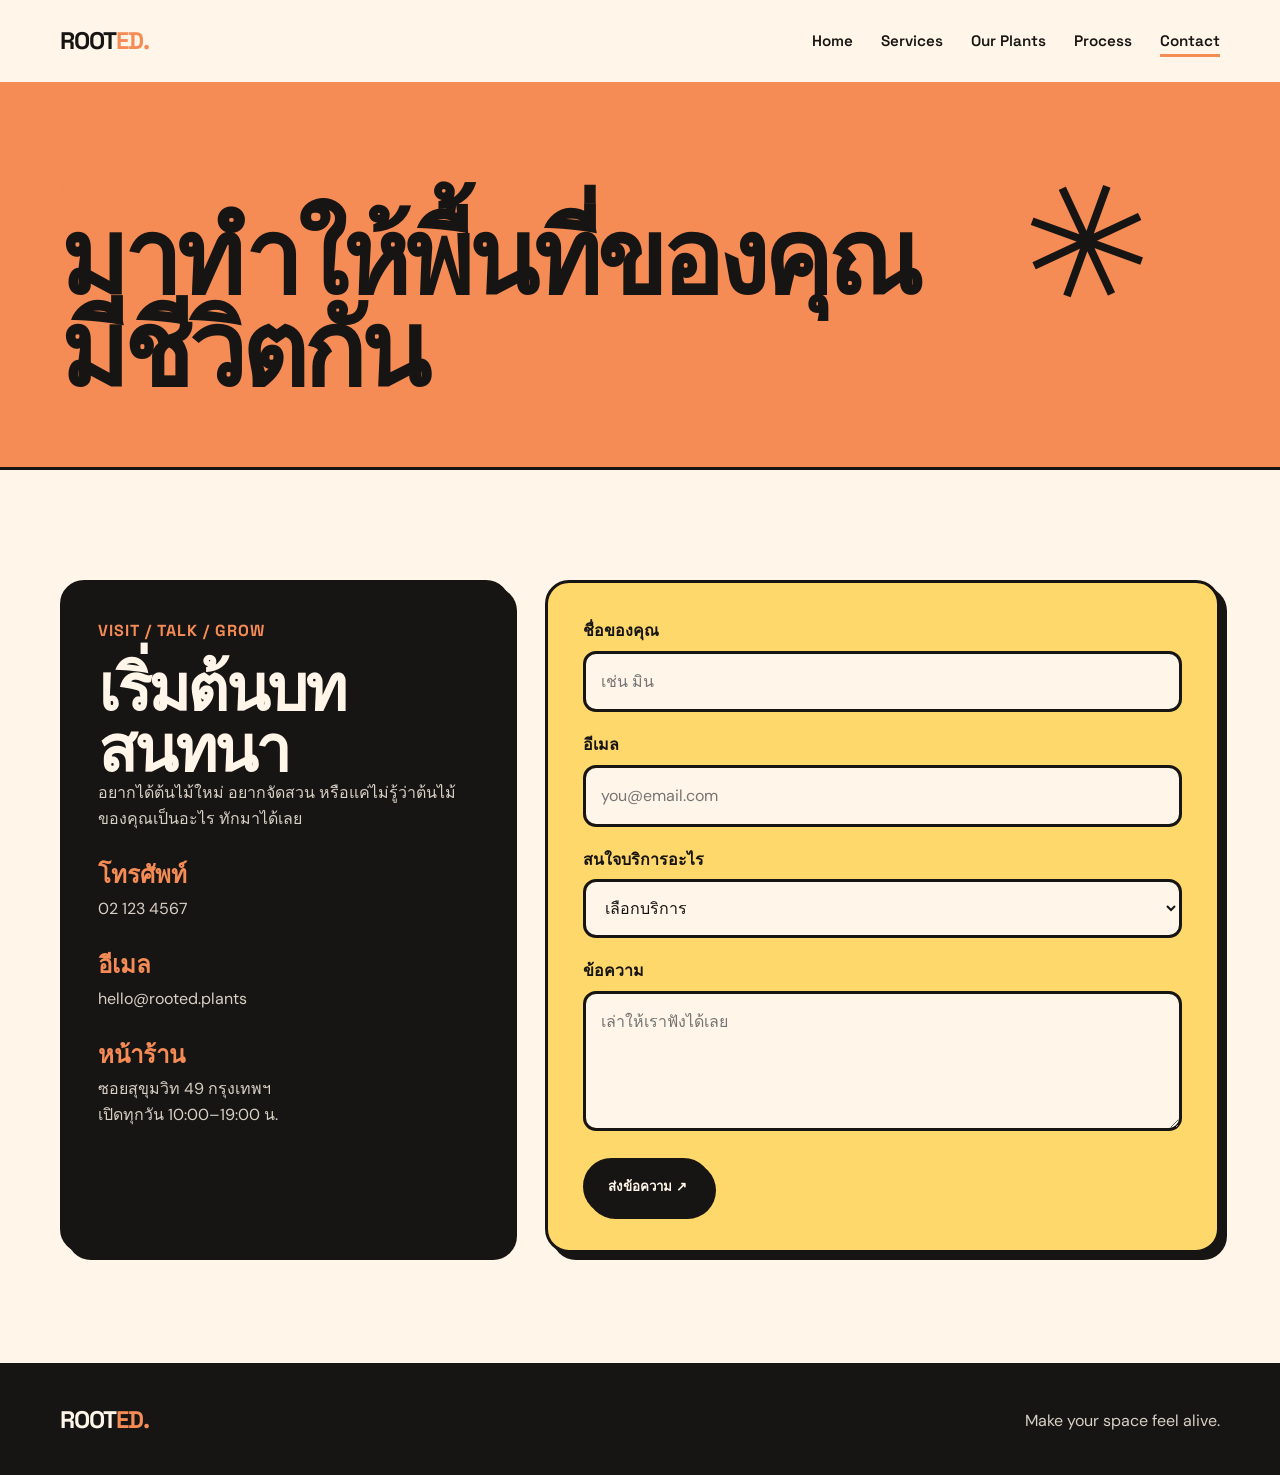
<file: contact.html>
<!DOCTYPE html>
<html lang="th">
<head>
  <meta charset="UTF-8">
  <meta name="viewport" content="width=device-width, initial-scale=1.0">
  <title>Contact — ROOTED</title>
  <link rel="stylesheet" href="styles.css">
</head>
<body>

<header class="site-header">
  <div class="container navbar">
    <a href="index.html" class="logo">ROOT<span>ED.</span></a>
    <button class="menu-toggle">☰</button>
    <ul class="nav-links">
      <li><a href="index.html">Home</a></li>
      <li><a href="services.html">Services</a></li>
      <li><a href="work.html">Our Plants</a></li>
      <li><a href="process.html">Process</a></li>
      <li><a href="contact.html">Contact</a></li>
    </ul>
  </div>
</header>

<section class="page-header">
  <div class="container">
    <span class="eyebrow">Say hello</span>
    <h1>มาทำให้พื้นที่ของคุณมีชีวิตกัน</h1>
  </div>
</section>

<main>
  <section class="section">
    <div class="container contact-layout">
      <div class="contact-info reveal">
        <span class="eyebrow">Visit / Talk / Grow</span>
        <h2>เริ่มต้นบทสนทนา</h2>
        <p>อยากได้ต้นไม้ใหม่ อยากจัดสวน หรือแค่ไม่รู้ว่าต้นไม้ของคุณเป็นอะไร ทักมาได้เลย</p>

        <h3>โทรศัพท์</h3>
        <p>02 123 4567</p>

        <h3>อีเมล</h3>
        <p>hello@rooted.plants</p>

        <h3>หน้าร้าน</h3>
        <p>ซอยสุขุมวิท 49 กรุงเทพฯ<br>เปิดทุกวัน 10:00–19:00 น.</p>
      </div>

      <form class="contact-form reveal">
        <div class="form-group">
          <label for="name">ชื่อของคุณ</label>
          <input id="name" type="text" placeholder="เช่น มิน" required>
        </div>

        <div class="form-group">
          <label for="email">อีเมล</label>
          <input id="email" type="email" placeholder="you@email.com" required>
        </div>

        <div class="form-group">
          <label for="service">สนใจบริการอะไร</label>
          <select id="service">
            <option>เลือกบริการ</option>
            <option>ซื้อต้นไม้</option>
            <option>Plant Styling</option>
            <option>Plant Care</option>
            <option>Plant Gifting</option>
          </select>
        </div>

        <div class="form-group">
          <label for="message">ข้อความ</label>
          <textarea id="message" placeholder="เล่าให้เราฟังได้เลย"></textarea>
        </div>

        <button type="submit" class="btn btn-dark">ส่งข้อความ ↗</button>
      </form>
    </div>
  </section>
</main>

<footer>
  <div class="container footer-inner">
    <div class="logo">ROOT<span>ED.</span></div>
    <p>Make your space feel alive.</p>
  </div>
</footer>

<script src="script.js"></script>
</body>
</html>
</file>
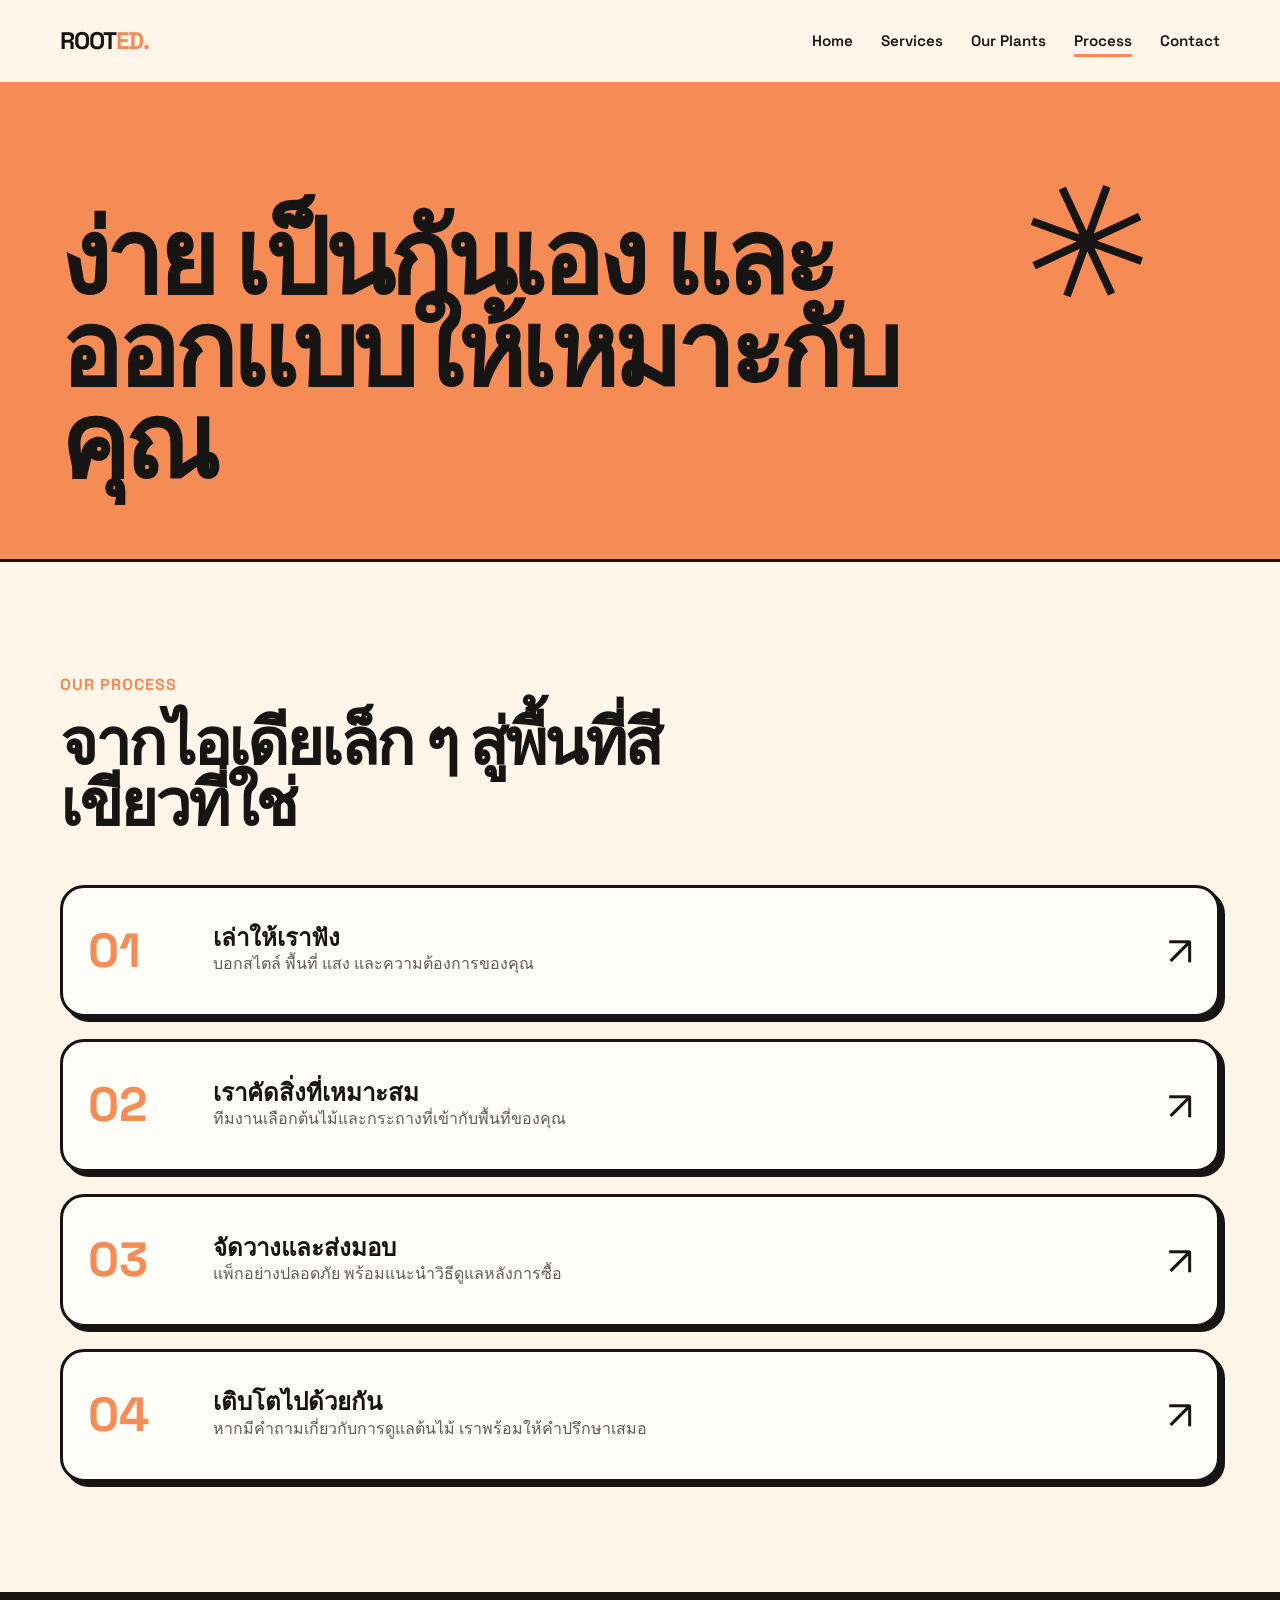
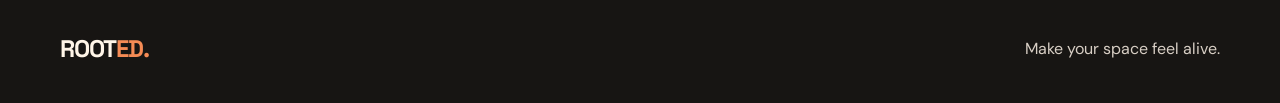
<file: process.html>
<!DOCTYPE html>
<html lang="th">
<head>
  <meta charset="UTF-8">
  <meta name="viewport" content="width=device-width, initial-scale=1.0">
  <title>Process — ROOTED</title>
  <link rel="stylesheet" href="styles.css">
</head>
<body>

<header class="site-header">
  <div class="container navbar">
    <a href="index.html" class="logo">ROOT<span>ED.</span></a>
    <button class="menu-toggle">☰</button>
    <ul class="nav-links">
      <li><a href="index.html">Home</a></li>
      <li><a href="services.html">Services</a></li>
      <li><a href="work.html">Our Plants</a></li>
      <li><a href="process.html">Process</a></li>
      <li><a href="contact.html">Contact</a></li>
    </ul>
  </div>
</header>

<section class="page-header">
  <div class="container">
    <span class="eyebrow">How it works</span>
    <h1>ง่าย เป็นกันเอง และออกแบบให้เหมาะกับคุณ</h1>
  </div>
</section>

<main>
  <section class="section">
    <div class="container">
      <div class="section-title reveal">
        <span class="eyebrow">Our process</span>
        <h2>จากไอเดียเล็ก ๆ สู่พื้นที่สีเขียวที่ใช่</h2>
      </div>

      <div class="process-list">
        <article class="process-item reveal">
          <div class="process-number">01</div>
          <div>
            <h3>เล่าให้เราฟัง</h3>
            <p>บอกสไตล์ พื้นที่ แสง และความต้องการของคุณ</p>
          </div>
          <div class="process-arrow">↗</div>
        </article>

        <article class="process-item reveal">
          <div class="process-number">02</div>
          <div>
            <h3>เราคัดสิ่งที่เหมาะสม</h3>
            <p>ทีมงานเลือกต้นไม้และกระถางที่เข้ากับพื้นที่ของคุณ</p>
          </div>
          <div class="process-arrow">↗</div>
        </article>

        <article class="process-item reveal">
          <div class="process-number">03</div>
          <div>
            <h3>จัดวางและส่งมอบ</h3>
            <p>แพ็กอย่างปลอดภัย พร้อมแนะนำวิธีดูแลหลังการซื้อ</p>
          </div>
          <div class="process-arrow">↗</div>
        </article>

        <article class="process-item reveal">
          <div class="process-number">04</div>
          <div>
            <h3>เติบโตไปด้วยกัน</h3>
            <p>หากมีคำถามเกี่ยวกับการดูแลต้นไม้ เราพร้อมให้คำปรึกษาเสมอ</p>
          </div>
          <div class="process-arrow">↗</div>
        </article>
      </div>
    </div>
  </section>
</main>

<footer>
  <div class="container footer-inner">
    <div class="logo">ROOT<span>ED.</span></div>
    <p>Make your space feel alive.</p>
  </div>
</footer>

<script src="script.js"></script>
</body>
</html>
</file>
<file: styles.css>
@import url('https://fonts.googleapis.com/css2?family=DM+Sans:wght@400;500;700&family=Space+Grotesk:wght@400;500;600;700&display=swap');

:root {
  --orange: #f58b55;
  --orange-light: #ffb083;
  --cream: #fff5e8;
  --yellow: #ffd86b;
  --green: #6f9275;
  --black: #171513;
  --white: #fffdf8;
  --border: 3px solid var(--black);
  --shadow: 7px 7px 0 var(--black);
  --radius: 24px;
}

* {
  box-sizing: border-box;
  margin: 0;
  padding: 0;
}

html {
  scroll-behavior: smooth;
}

body {
  background: var(--cream);
  color: var(--black);
  font-family: "DM Sans", sans-serif;
  line-height: 1.6;
  overflow-x: hidden;
}

h1, h2, h3, h4, .logo, .nav-links a, .button {
  font-family: "Space Grotesk", sans-serif;
}

img {
  width: 100%;
  display: block;
  object-fit: cover;
}

a {
  color: inherit;
  text-decoration: none;
}

.container {
  width: min(1160px, calc(100% - 40px));
  margin: auto;
}

.section {
  padding: 110px 0;
  position: relative;
}

.section-title {
  max-width: 700px;
  margin-bottom: 50px;
}

.eyebrow {
  display: inline-block;
  margin-bottom: 15px;
  color: var(--orange);
  font-family: "Space Grotesk", sans-serif;
  font-weight: 700;
  text-transform: uppercase;
  letter-spacing: 1px;
}

h1 {
  font-size: clamp(3.5rem, 8vw, 7.5rem);
  line-height: .9;
  letter-spacing: -5px;
}

h2 {
  font-size: clamp(2.4rem, 5vw, 4.8rem);
  line-height: .95;
  letter-spacing: -3px;
}

h3 {
  font-size: 1.5rem;
  line-height: 1.1;
}

p {
  color: #625b54;
}

.btn {
  display: inline-flex;
  align-items: center;
  gap: 10px;
  padding: 15px 22px;
  border: var(--border);
  border-radius: 100px;
  background: var(--orange);
  color: var(--black);
  font-weight: 700;
  box-shadow: 4px 4px 0 var(--black);
  transition: .25s ease;
}

.btn:hover {
  transform: translate(4px, 4px);
  box-shadow: 0 0 0 var(--black);
  background: var(--yellow);
}

.btn-dark {
  background: var(--black);
  color: var(--cream);
}

.btn-light {
  background: var(--white);
}

/* Navigation */
.site-header {
  position: relative;
  z-index: 20;
  padding: 22px 0;
}

.navbar {
  display: flex;
  align-items: center;
  justify-content: space-between;
}

.logo {
  font-size: 1.5rem;
  font-weight: 700;
  letter-spacing: -1px;
}

.logo span {
  color: var(--orange);
}

.nav-links {
  display: flex;
  align-items: center;
  gap: 28px;
  list-style: none;
}

.nav-links a {
  position: relative;
  font-size: .95rem;
  font-weight: 600;
}

.nav-links a::after {
  content: "";
  position: absolute;
  left: 0;
  bottom: -7px;
  width: 0;
  height: 3px;
  background: var(--orange);
  transition: width .25s ease;
}

.nav-links a:hover::after,
.nav-links a.active::after {
  width: 100%;
}

.menu-toggle {
  display: none;
  border: var(--border);
  background: var(--orange);
  border-radius: 50%;
  width: 44px;
  height: 44px;
  font-size: 1.3rem;
}

/* Hero */
.hero {
  min-height: 700px;
  display: flex;
  align-items: center;
  position: relative;
  overflow: hidden;
}

.hero-grid {
  display: grid;
  grid-template-columns: 1fr .9fr;
  align-items: center;
  gap: 65px;
}

.hero-content {
  position: relative;
  z-index: 2;
}

.hero-content h1 span {
  color: var(--orange);
}

.hero-content p {
  max-width: 480px;
  font-size: 1.1rem;
  margin: 28px 0;
}

.hero-actions {
  display: flex;
  flex-wrap: wrap;
  gap: 15px;
}

.hero-image {
  height: 570px;
  border: var(--border);
  border-radius: 50% 50% 20px 20px;
  box-shadow: var(--shadow);
  overflow: hidden;
  transform: rotate(3deg);
  animation: float 5s ease-in-out infinite;
}

.hero-image img {
  height: 100%;
}

.abstract {
  position: absolute;
  border: var(--border);
  background: var(--yellow);
  border-radius: 50%;
  z-index: -1;
}

.abstract.one {
  width: 180px;
  height: 180px;
  top: 50px;
  right: 8%;
}

.abstract.two {
  width: 90px;
  height: 90px;
  bottom: 50px;
  left: 3%;
  background: var(--orange);
}

@keyframes float {
  0%, 100% { transform: rotate(3deg) translateY(0); }
  50% { transform: rotate(1deg) translateY(-12px); }
}

/* Cards */
.grid-3 {
  display: grid;
  grid-template-columns: repeat(3, 1fr);
  gap: 24px;
}

.grid-2 {
  display: grid;
  grid-template-columns: repeat(2, 1fr);
  gap: 25px;
}

.card {
  padding: 30px;
  background: var(--orange-light);
  border: var(--border);
  border-radius: var(--radius);
  box-shadow: var(--shadow);
  transition: transform .25s ease, box-shadow .25s ease;
}

.card:nth-child(2) {
  background: var(--yellow);
}

.card:nth-child(3) {
  background: #b9cfb6;
}

.card:hover {
  transform: translateY(-9px) rotate(-1deg);
  box-shadow: 11px 11px 0 var(--black);
}

.icon {
  display: grid;
  place-items: center;
  width: 58px;
  height: 58px;
  margin-bottom: 25px;
  border: var(--border);
  border-radius: 16px;
  background: var(--cream);
  font-size: 1.8rem;
}

.card h3 {
  margin-bottom: 12px;
}

/* Image blocks */
.image-card {
  min-height: 390px;
  border: var(--border);
  border-radius: var(--radius);
  overflow: hidden;
  position: relative;
  box-shadow: var(--shadow);
}

.image-card img {
  height: 100%;
  transition: transform .5s ease;
}

.image-card:hover img {
  transform: scale(1.08);
}

.image-label {
  position: absolute;
  left: 20px;
  bottom: 20px;
  padding: 12px 17px;
  border: var(--border);
  border-radius: 100px;
  background: var(--cream);
  font-family: "Space Grotesk", sans-serif;
  font-weight: 700;
}

/* Stats */
.stats {
  display: grid;
  grid-template-columns: repeat(3, 1fr);
  border-top: var(--border);
  border-bottom: var(--border);
  margin-top: 50px;
}

.stat {
  padding: 25px;
  border-right: var(--border);
}

.stat:last-child {
  border: 0;
}

.stat strong {
  display: block;
  font-size: 3rem;
  font-family: "Space Grotesk", sans-serif;
}

/* Page Header */
.page-header {
  padding: 90px 0 70px;
  background: var(--orange);
  border-bottom: var(--border);
  position: relative;
  overflow: hidden;
}

.page-header h1 {
  max-width: 900px;
}

.page-header::after {
  content: "✳";
  position: absolute;
  right: 10%;
  top: 35px;
  font-size: 10rem;
  transform: rotate(20deg);
}

/* Process */
.process-list {
  display: grid;
  gap: 22px;
}

.process-item {
  display: grid;
  grid-template-columns: 100px 1fr 100px;
  align-items: center;
  gap: 25px;
  padding: 25px;
  border: var(--border);
  border-radius: var(--radius);
  background: var(--white);
  box-shadow: 5px 5px 0 var(--black);
  transition: .25s ease;
}

.process-item:hover {
  background: var(--yellow);
  transform: translateX(8px);
}

.process-number {
  font-size: 3rem;
  font-family: "Space Grotesk", sans-serif;
  color: var(--orange);
  font-weight: 700;
}

.process-arrow {
  font-size: 2.5rem;
  text-align: right;
}

/* Contact */
.contact-layout {
  display: grid;
  grid-template-columns: .8fr 1.2fr;
  gap: 35px;
}

.contact-info {
  padding: 35px;
  border: var(--border);
  border-radius: var(--radius);
  background: var(--black);
  color: var(--cream);
  box-shadow: var(--shadow);
}

.contact-info p {
  color: #d8cfc5;
}

.contact-info h3 {
  margin: 30px 0 8px;
  color: var(--orange);
}

.contact-form {
  padding: 35px;
  border: var(--border);
  border-radius: var(--radius);
  background: var(--yellow);
  box-shadow: var(--shadow);
}

.form-group {
  margin-bottom: 20px;
}

.form-group label {
  display: block;
  margin-bottom: 7px;
  font-weight: 700;
}

.form-group input,
.form-group textarea,
.form-group select {
  width: 100%;
  padding: 15px;
  border: var(--border);
  border-radius: 13px;
  background: var(--cream);
  color: var(--black);
  font: inherit;
}

.form-group textarea {
  min-height: 140px;
  resize: vertical;
}

/* Footer */
footer {
  padding: 35px 0;
  border-top: var(--border);
  background: var(--black);
  color: var(--cream);
}

.footer-inner {
  display: flex;
  align-items: center;
  justify-content: space-between;
  gap: 20px;
}

footer p {
  color: #d8cfc5;
}

/* Reveal Animation */
.reveal {
  opacity: 0;
  transform: translateY(25px);
  transition: .7s ease;
}

.reveal.show {
  opacity: 1;
  transform: translateY(0);
}

/* Responsive */
@media (max-width: 800px) {
  .section {
    padding: 75px 0;
  }

  .hero {
    min-height: auto;
    padding: 60px 0 90px;
  }

  .hero-grid,
  .contact-layout {
    grid-template-columns: 1fr;
  }

  .hero-image {
    height: 430px;
    max-width: 500px;
    margin: auto;
  }

  .grid-3 {
    grid-template-columns: 1fr;
  }

  .grid-2 {
    grid-template-columns: 1fr;
  }

  .stats {
    grid-template-columns: 1fr;
  }

  .stat {
    border-right: 0;
    border-bottom: var(--border);
  }

  .nav-links {
    position: absolute;
    left: 20px;
    right: 20px;
    top: 78px;
    display: none;
    flex-direction: column;
    align-items: flex-start;
    padding: 25px;
    border: var(--border);
    border-radius: 20px;
    background: var(--cream);
    box-shadow: var(--shadow);
  }

  .nav-links.open {
    display: flex;
  }

  .menu-toggle {
    display: block;
  }

  .process-item {
    grid-template-columns: 60px 1fr;
  }

  .process-arrow {
    display: none;
  }

  .footer-inner {
    align-items: flex-start;
    flex-direction: column;
  }

  h1 {
    letter-spacing: -3px;
  }
}
</file>
